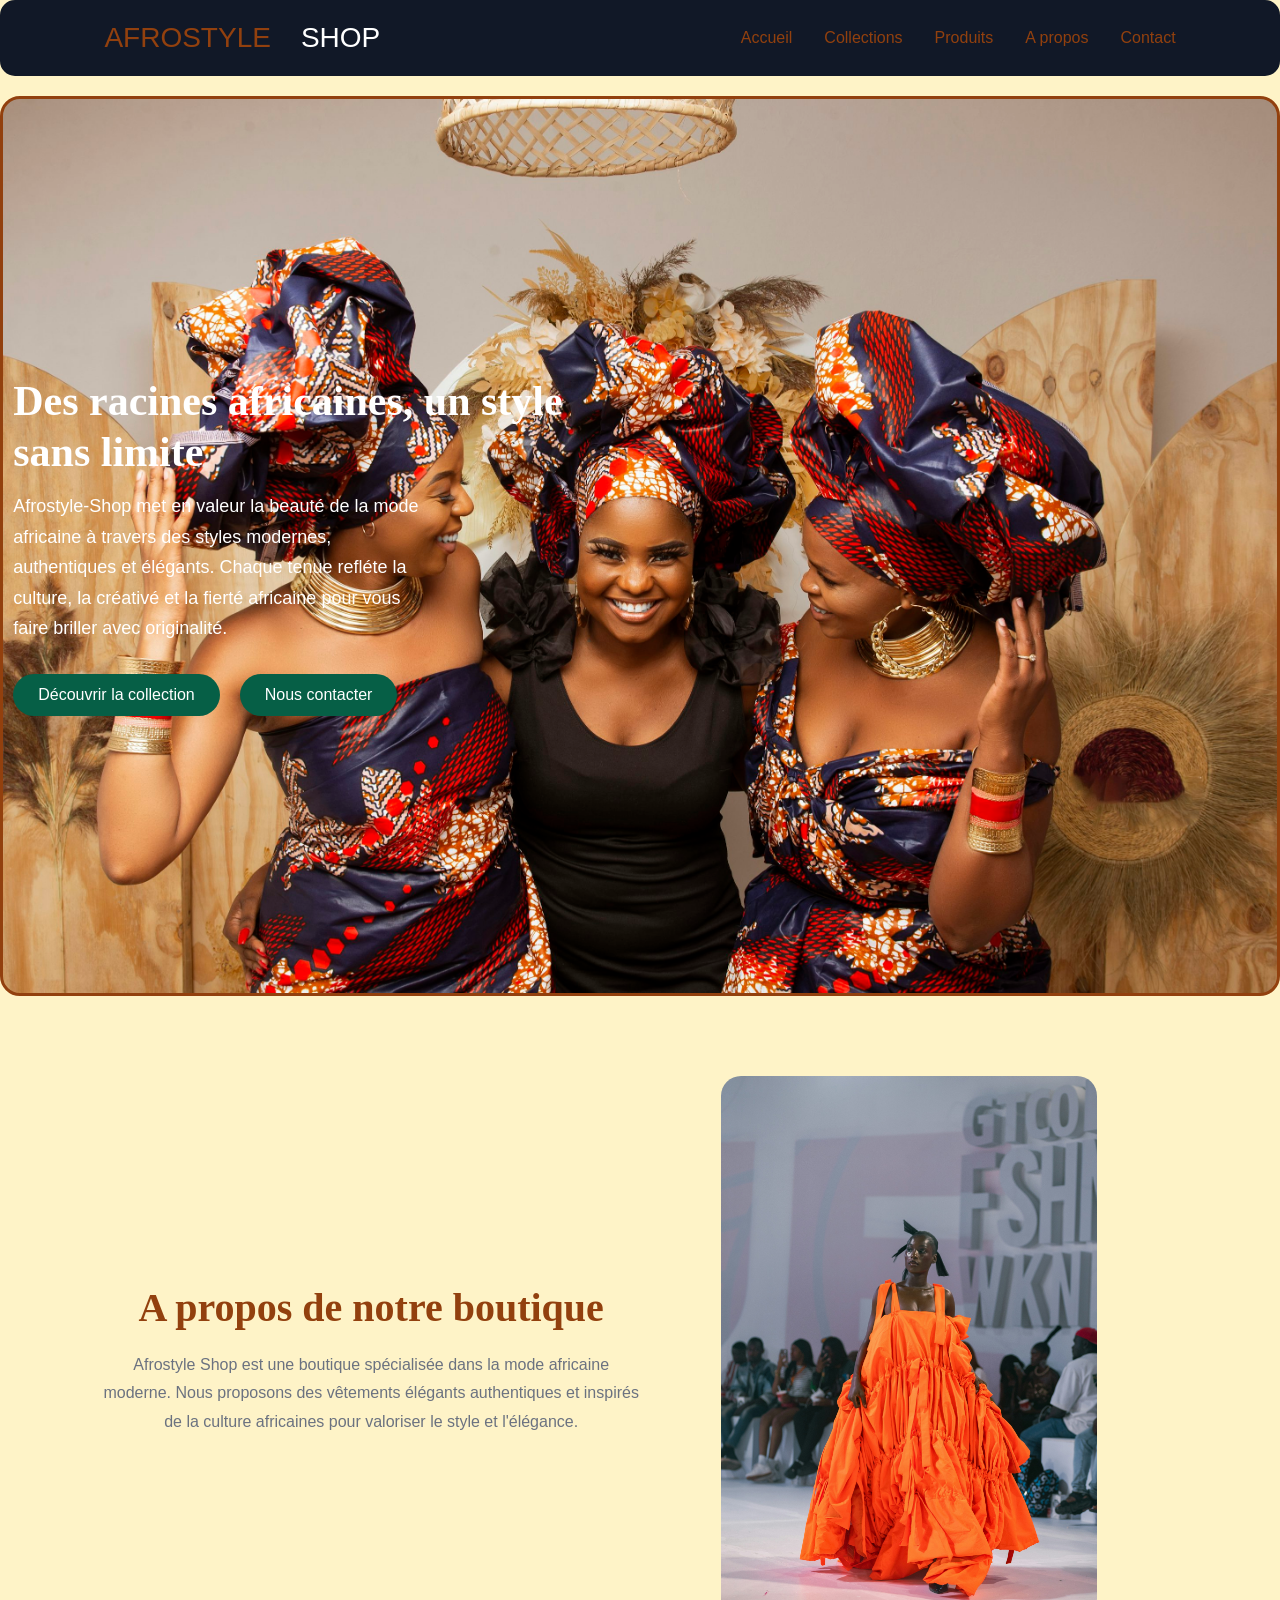
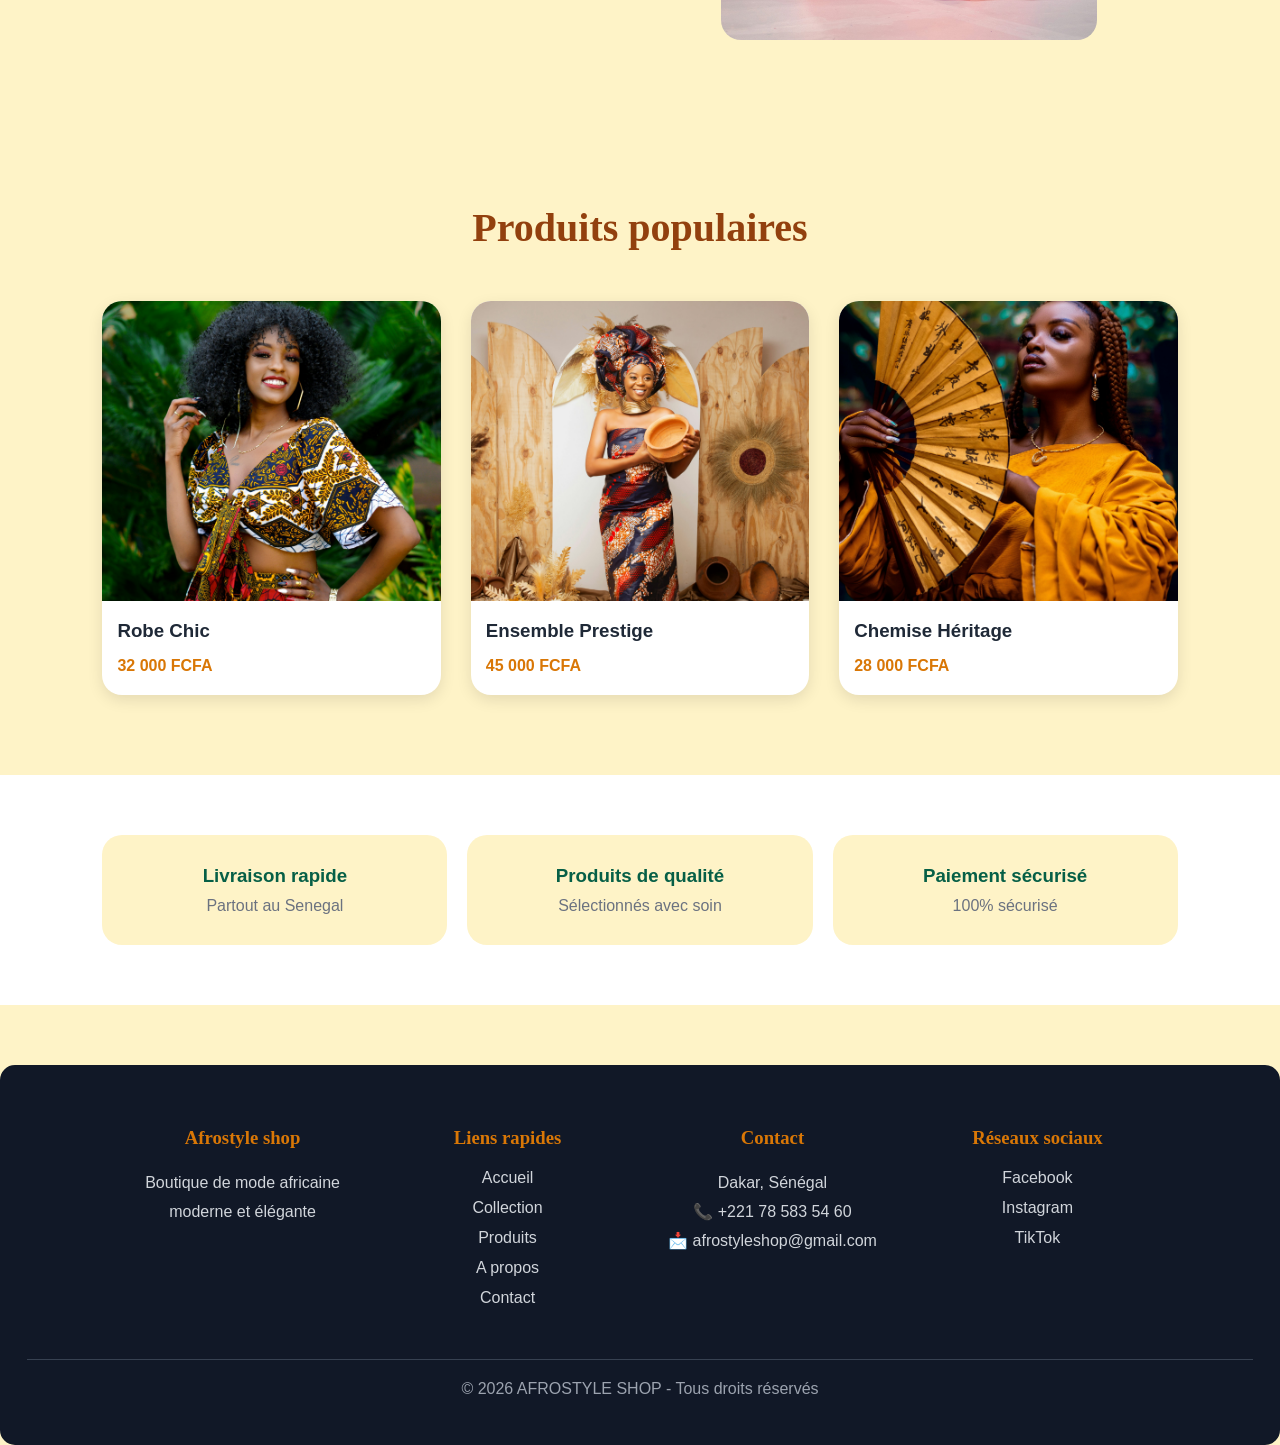
<file: index.html>
<!DOCTYPE html>
<html lang="en">
<head>
    <meta charset="UTF-8">
    <meta name="viewport" content="width=device-width, initial-scale=1.0">
    <title>AFROSTYLE SHOP</title>
    <link rel="stylesheet" href="style.css">
</head>
<body>
    <!-- Entête -->
     <header>
        <nav>
    <div class="logo"><span>AFROSTYLE</span>SHOP</div>

    <ul>
        <li><a href="index.html">Accueil</a></li>
        <li><a href="collections.html">Collections</a></li>
        <li><a href="produits.html">Produits</a></li>
        <li><a href="about.html">A propos</a></li>
        <li><a href="contact.html">Contact</a></li>
    </ul>
</nav>
     </header>


     <!-- section 1 -->
      <section class="hero">
        <div class="hero-text">
        <h1>Des racines africaines, un style sans limite</h1>
        <p>
            Afrostyle-Shop met en valeur la beauté de la mode africaine à travers des styles modernes, authentiques et élégants. Chaque tenue refléte la culture, la créativé et la fierté africaine pour vous faire briller avec originalité.
        </p>

        <div class="boutons">
            <a href="#" class="btn">Découvrir la collection</a>
            <a href="#" class="btn btn2">Nous contacter</a>
            
           
        </div>
        
     </div>
    </section>

      <!-- présentation -->
      <section class="présentation">
        <div class="présentation-text">
            <h2>A propos de notre boutique</h2>
            <p>
                Afrostyle Shop est une boutique spécialisée dans la mode africaine moderne. Nous proposons des vêtements élégants authentiques et inspirés de la culture africaines pour valoriser le style et l'élégance.
            </p>
        </div>

        <div class="présentation-image">
            <img src="images/photo pesentation.jpg" alt="">

        </div>

     </section>
        

     <!-- Produits -->
      <section class="produits">
        <h2>Produits populaires</h2>
        <div class="produits-contener">
            <div class="carte">
                <img src="images/robe chic.jpg" alt="">
                <h3>Robe Chic</h3>
                <p>32 000 FCFA</p>

            </div>

            <div class="carte">
                <img src="images/ensemble prestige.jpg" alt="">
                <h3>Ensemble Prestige</h3>
                <p>45 000 FCFA</p>

            </div>

            <div class="carte">
                <img src="images/chemise héritage.jpg" alt="">
                <h3>Chemise Héritage</h3>
                <p>28 000 FCFA</p>

            </div>

        </div>
    </section>

      <!-- Avantage -->
      <section class="avantages">
        <div class="box">
            <h3>Livraison rapide</h3>
            <p>Partout au Senegal</p>
        </div>

        <div class="box">
            <h3>Produits de qualité</h3>
            <p>Sélectionnés avec soin</p>
        </div>

        <div class="box">
            <h3>Paiement sécurisé</h3>
            <p>100% sécurisé</p>
        </div>

      </section>

      <!-- pied de page -->
       <footer class="footer">
        <div class="footer-contener">
            <div class="footer-box">
                <h3>Afrostyle shop</h3>
                <p>
                    Boutique de mode africaine moderne et élégante
                </p>
             </div>

             <div class="footer-box">
                <h3>Liens rapides</h3>
                <a href="index.html">Accueil</a>
                <a href="collections.html">Collection</a>
                <a href="produits.html">Produits</a>
                <a href="about.html">A propos</a>
                <a href="contact.html">Contact</a>
             </div>

             <div class="footer-box">
                <h3>Contact</h3>
                <p>Dakar, Sénégal</p>
                <p>📞 +221 78 583 54 60</p>
                <P>📩 afrostyleshop@gmail.com</P>
            </div>

            <div class="footer-box">
                <h3>Réseaux sociaux</h3>
                <a href="#">Facebook</a>
                <a href="#">Instagram</a>
                <a href="#">TikTok</a>
            </div>
        </div>
        <div class="copyright">
            <p>
                © 2026 AFROSTYLE SHOP - Tous droits réservés
            </p>

        </div>
       
       </footer>

</body>
</html>
</file>
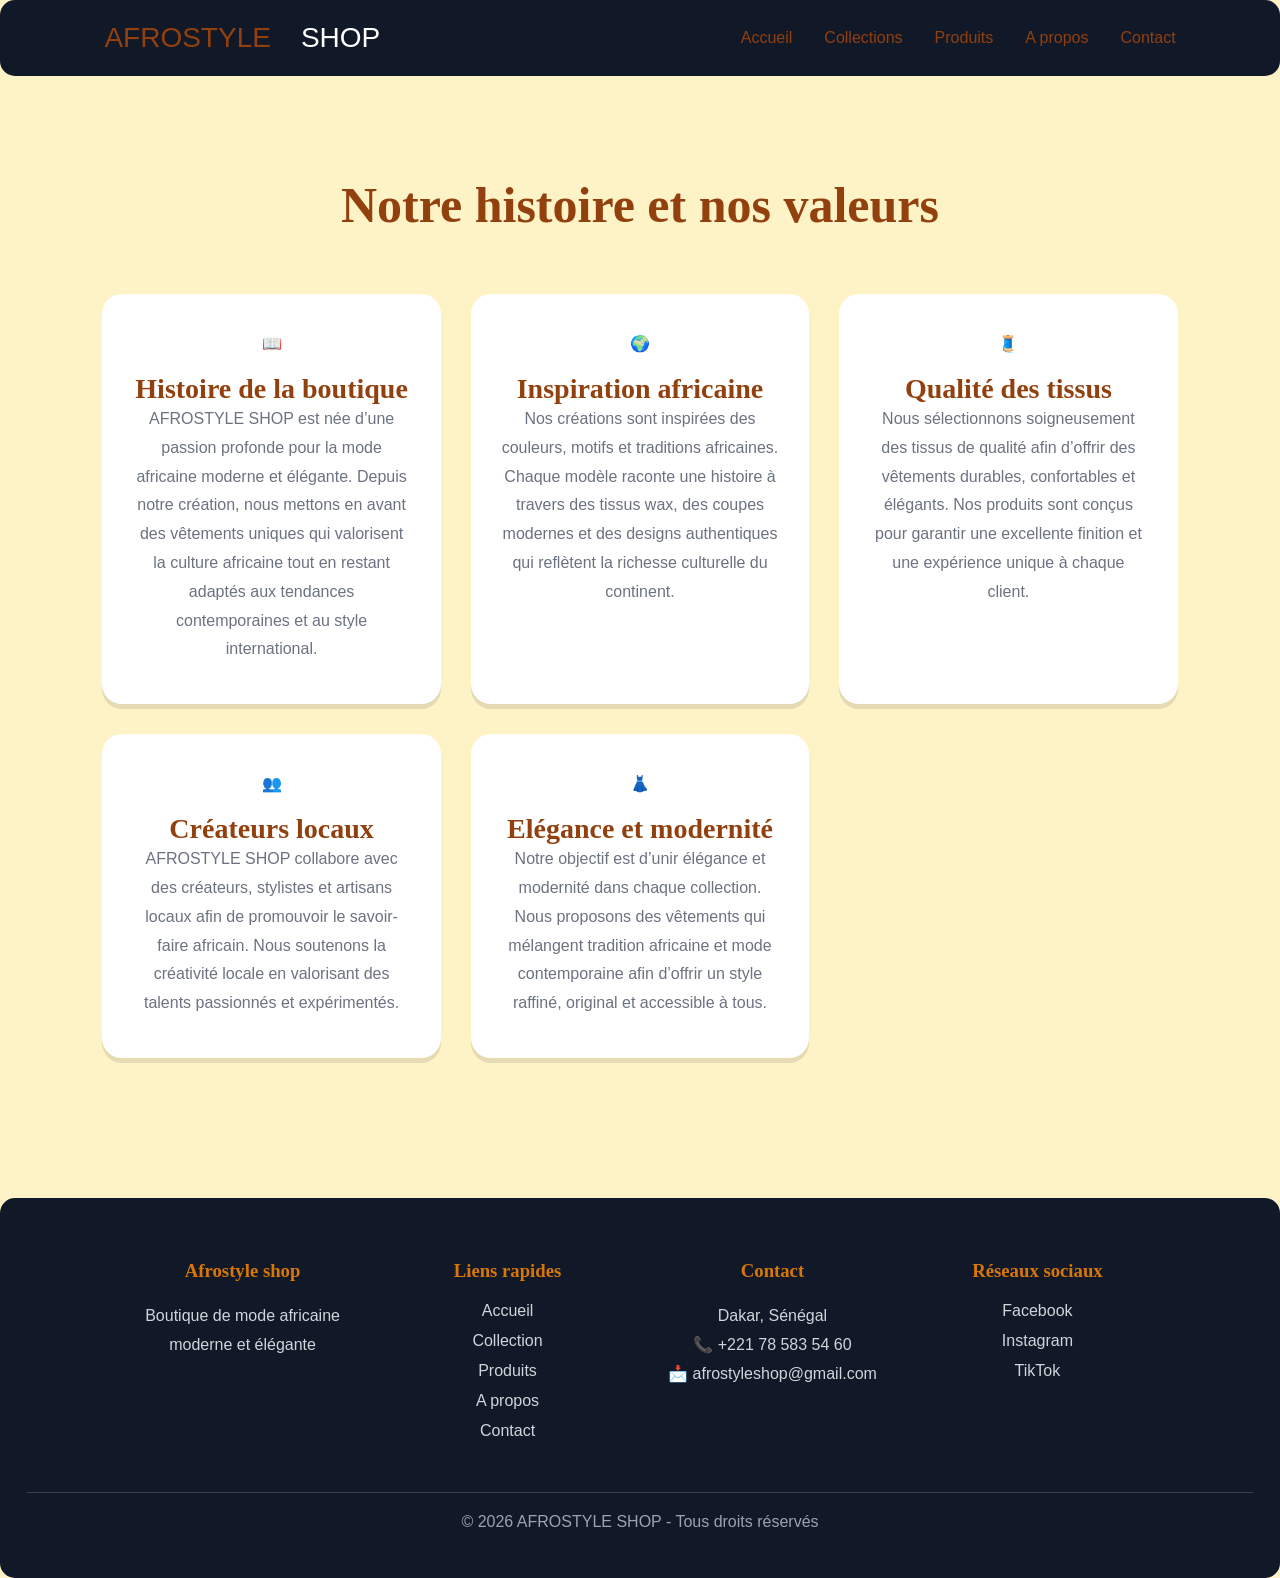
<file: about.html>
<!DOCTYPE html>
<html lang="en">
<head>
    <meta charset="UTF-8">
    <meta name="viewport" content="width=device-width, initial-scale=1.0">
    <title>Document</title>
    <link rel="stylesheet" href="style.css">
</head>
<body>
     <!-- Entête -->
     <header>
        <nav>
    <div class="logo"><span>AFROSTYLE</span>SHOP</div>

    <ul>
        <li><a href="index.html">Accueil</a></li>
        <li><a href="collections.html">Collections</a></li>
        <li><a href="produits.html">Produits</a></li>
        <li><a href="about.html">A propos</a></li>
        <li><a href="contact.html">Contact</a></li>
    </ul>
</nav>
     </header>

     <!-- A propos -->
      <section class="propos">
        <h2>Notre histoire et nos valeurs</h2>
        <div class="propos-contener">

            <!-- carte1 -->
             <div class="cart">
                <div class="icone">📖</div>
                <h3>Histoire de la boutique </h3>
                <p>
                    AFROSTYLE SHOP est née d’une passion profonde
                    pour la mode africaine moderne et élégante.
                     Depuis notre création, nous mettons en avant
                     des vêtements uniques qui valorisent la culture
                     africaine tout en restant adaptés aux tendances
                    contemporaines et au style international.
                </p>
            </div>

            <!-- carte2 -->
             <div class="cart">
                <div class="icone">🌍</div>
                <h3>Inspiration africaine </h3>
                <p>
                    Nos créations sont inspirées des couleurs,
                    motifs et traditions africaines. Chaque modèle
                    raconte une histoire à travers des tissus wax,
                    des coupes modernes et des designs authentiques
                    qui reflètent la richesse culturelle du continent.
                </p>
            </div>

            <!-- carte3 -->
             <div class="cart">
                <div class="icone">🧵</div>
                <h3>Qualité des tissus</h3>
                <p>
                    Nous sélectionnons soigneusement des tissus
                    de qualité afin d’offrir des vêtements durables,
                    confortables et élégants. Nos produits sont
                    conçus pour garantir une excellente finition
                    et une expérience unique à chaque client.
                </p>
            </div>

            <!-- carte4 -->
             <div class="cart">
                <div class="icone">👥</div>
                <h3>Créateurs locaux</h3>
                <p>
                    AFROSTYLE SHOP collabore avec des créateurs,
                    stylistes et artisans locaux afin de promouvoir
                    le savoir-faire africain. Nous soutenons la
                    créativité locale en valorisant des talents
                    passionnés et expérimentés.
                </p>
            </div>

            <!-- carte5 -->
             <div class="cart">
                <div class="icone">👗</div>
                <h3>Elégance et modernité</h3>
                <p>
                    Notre objectif est d’unir élégance et modernité
                    dans chaque collection. Nous proposons des
                    vêtements qui mélangent tradition africaine
                    et mode contemporaine afin d’offrir un style
                    raffiné, original et accessible à tous.
                </p>
            </div>
        </div>
    </section>

    <!-- pied de page -->
       <footer class="footer">
        <div class="footer-contener">
            <div class="footer-box">
                <h3>Afrostyle shop</h3>
                <p>
                    Boutique de mode africaine moderne et élégante
                </p>
             </div>

             <div class="footer-box">
                <h3>Liens rapides</h3>
                <a href="index.html">Accueil</a>
                <a href="collections.html">Collection</a>
                <a href="produits.html">Produits</a>
                <a href="about.html">A propos</a>
                <a href="contact.html">Contact</a>
             </div>

             <div class="footer-box">
                <h3>Contact</h3>
                <p>Dakar, Sénégal</p>
                <p>📞 +221 78 583 54 60</p>
                <P>📩 afrostyleshop@gmail.com</P>
            </div>

            <div class="footer-box">
                <h3>Réseaux sociaux</h3>
                <a href="#">Facebook</a>
                <a href="#">Instagram</a>
                <a href="#">TikTok</a>
            </div>
        </div>
        <div class="copyright">
            <p>
                © 2026 AFROSTYLE SHOP - Tous droits réservés
            </p>

        </div>
       
       </footer>


</body>
</html>
</file>
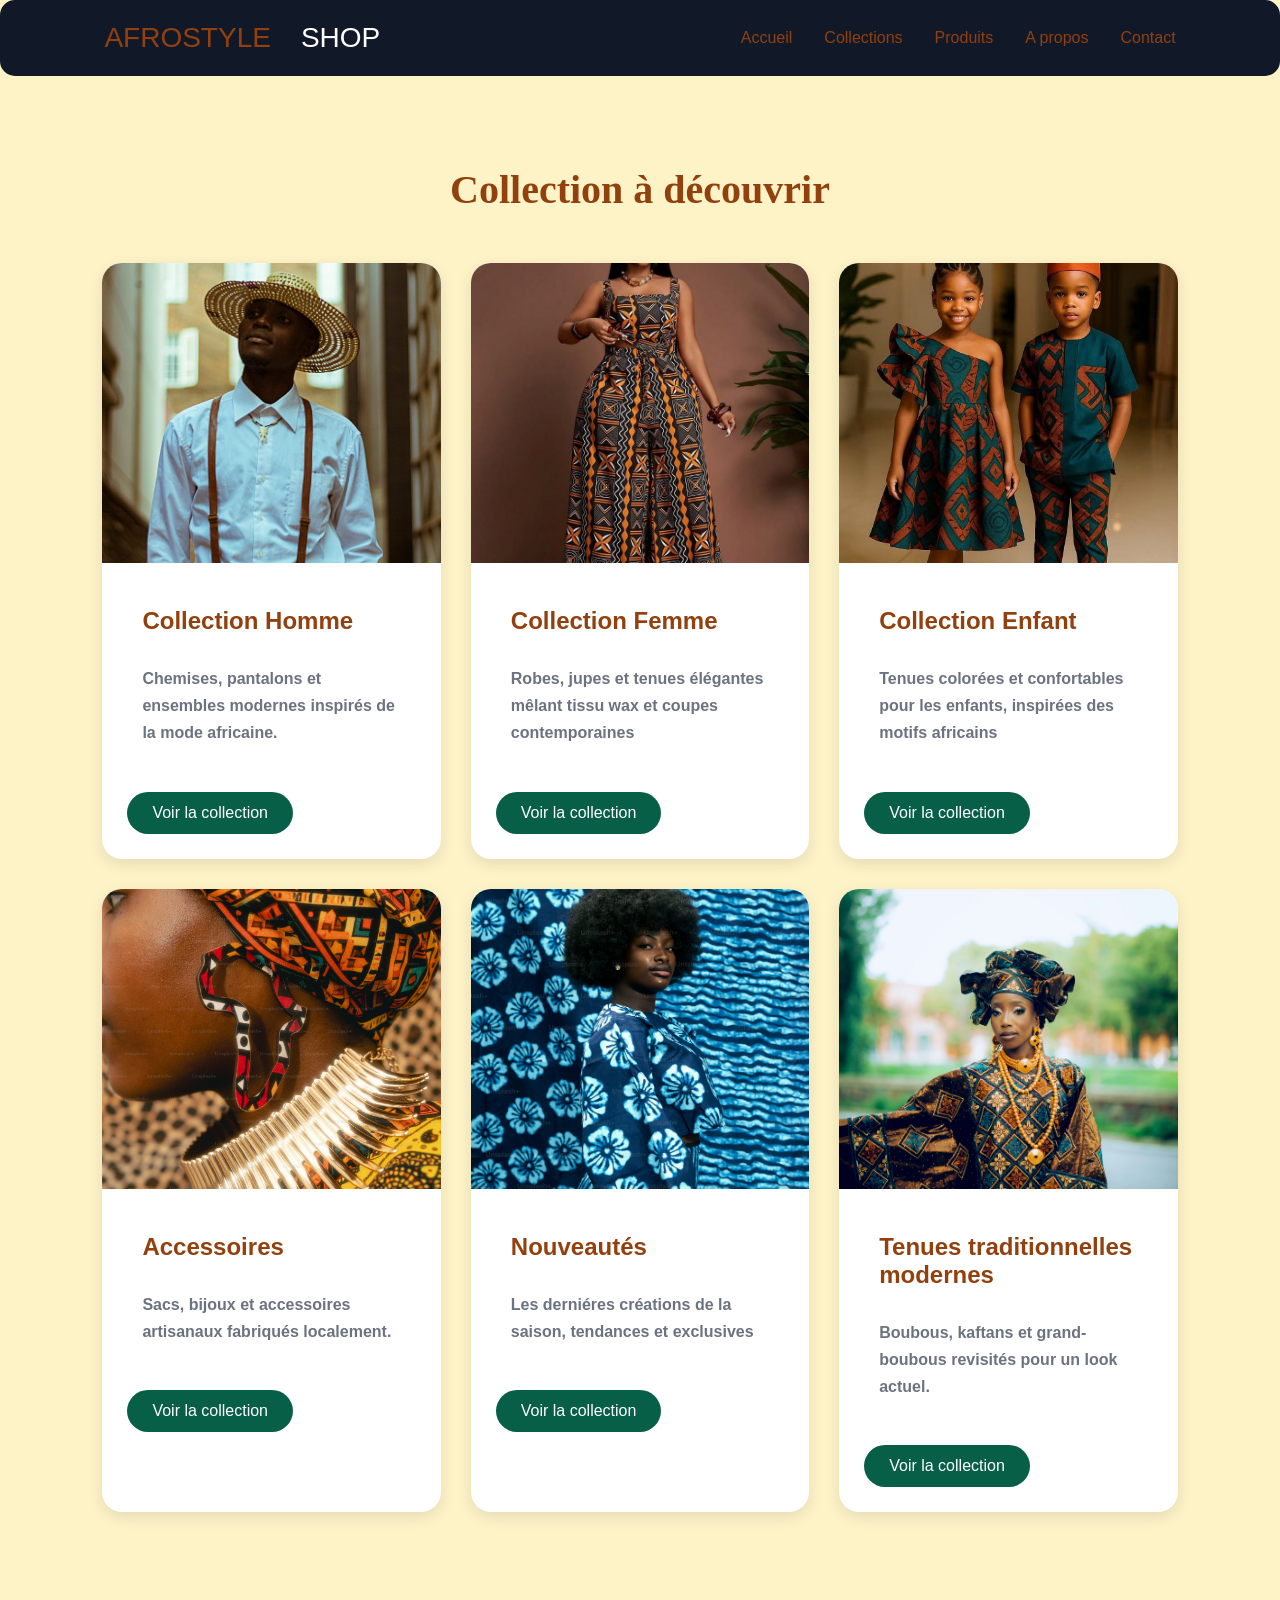
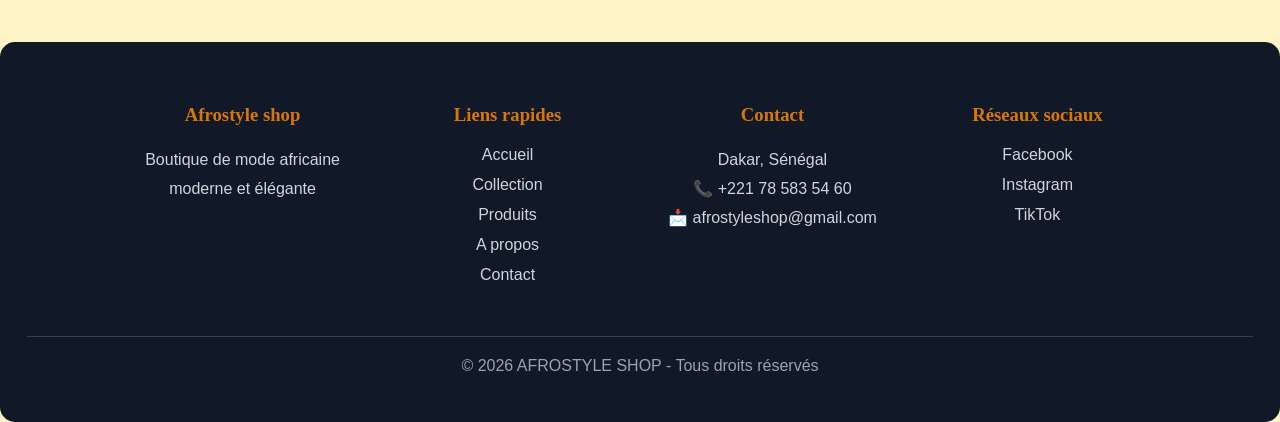
<file: collections.html>
<!DOCTYPE html>
<html lang="en">
<head>
    <meta charset="UTF-8">
    <meta name="viewport" content="width=device-width, initial-scale=1.0">
    <title>Document</title>
    <link rel="stylesheet" href="style.css">
</head>
<body>
    <!-- Entête -->
     <header>
        <nav>
    <div class="logo"><span>AFROSTYLE</span>SHOP</div>

    <ul>
        <li><a href="index.html">Accueil</a></li>
        <li><a href="collections.html">Collections</a></li>
        <li><a href="produits.html">Produits</a></li>
        <li><a href="about.html">A propos</a></li>
        <li><a href="contact.html">Contact</a></li>
    </ul>
</nav>
     </header>

     


     <!-- Collection -->
      <section class="collections">
        <h2>Collection à découvrir</h2>
        <div class="collection-contener">

            <!-- Carte 1 -->
             <div class="carte">
                <img src="images/collection homme.jpg" alt="">
                <div class="carte-contener">
                    <h3>Collection Homme</h3>
                    <p>
                        Chemises, pantalons et ensembles modernes inspirés de la mode africaine.
                    </p>
                    <a href="#" class="btn">Voir la collection</a>
                 </div>
                </div>

                <!-- carte 2 -->
             <div class="carte">
                <img src="images/collection femme.jpg" alt="">
                <div class="carte-contener">
                    <h3>Collection Femme</h3>
                    <p>
                        Robes, jupes et tenues élégantes mêlant tissu wax et coupes contemporaines
                    </p>
                    <a href="#" class="btn">Voir la collection</a>
                </div>
            </div>

            <!-- carte 3 -->
             <div class="carte">
                <img src="images/collection enfant.jpg" alt="">
                <div class="carte-contener">
                    <h3>Collection Enfant</h3>
                    <p>
                        Tenues colorées et confortables pour les enfants, inspirées des motifs africains
                    </p>
                    <a href="#" class="btn">Voir la collection</a>
                 </div>
                </div>

                <!-- carte 4 -->
                 <div class="carte">
                    <img src="images/accessoire.jpg" alt="">
                    <div class="carte-contener">
                        <h3>Accessoires</h3>
                        <p>
                            Sacs, bijoux et accessoires artisanaux fabriqués localement.
                        </p>
                        <a href="#" class="btn">Voir la collection</a>
                    </div>
                </div>

                <!-- carte 5 -->
                 <div class="carte">
                    <img src="images/nouveauté.jpg" alt="">
                    <div class="carte-contener">
                        <h3>Nouveautés</h3>
                        <p>
                            Les derniéres créations de la saison, tendances et exclusives
                        </p>
                        <a href="#" class="btn">Voir la collection</a>
                    </div>
                </div>

                <!-- carte 6 -->
                 <div class="carte">
                    <img src="images/tenue moderne.jpg" alt="">
                    <div class="carte-contener">
                        <h3>Tenues traditionnelles modernes</h3>
                        <p>
                            Boubous, kaftans et grand-boubous revisités pour un look actuel.
                        </p>
                        <a href="#" class="btn">Voir la collection</a>
                    </div>
                </div>
            </div>
        </section>

        <!-- pied de page -->
       <footer class="footer">
        <div class="footer-contener">
            <div class="footer-box">
                <h3>Afrostyle shop</h3>
                <p>
                    Boutique de mode africaine moderne et élégante
                </p>
             </div>

             <div class="footer-box">
                <h3>Liens rapides</h3>
                <a href="index.html">Accueil</a>
                <a href="collections.html">Collection</a>
                <a href="produits.html">Produits</a>
                <a href="about.html">A propos</a>
                <a href="contact.html">Contact</a>
             </div>

             <div class="footer-box">
                <h3>Contact</h3>
                <p>Dakar, Sénégal</p>
                <p>📞 +221 78 583 54 60</p>
                <P>📩 afrostyleshop@gmail.com</P>
            </div>

            <div class="footer-box">
                <h3>Réseaux sociaux</h3>
                <a href="#">Facebook</a>
                <a href="#">Instagram</a>
                <a href="#">TikTok</a>
            </div>
        </div>
        <div class="copyright">
            <p>
                © 2026 AFROSTYLE SHOP - Tous droits réservés
            </p>

        </div>
       
       </footer>

</body>
</html>
</file>
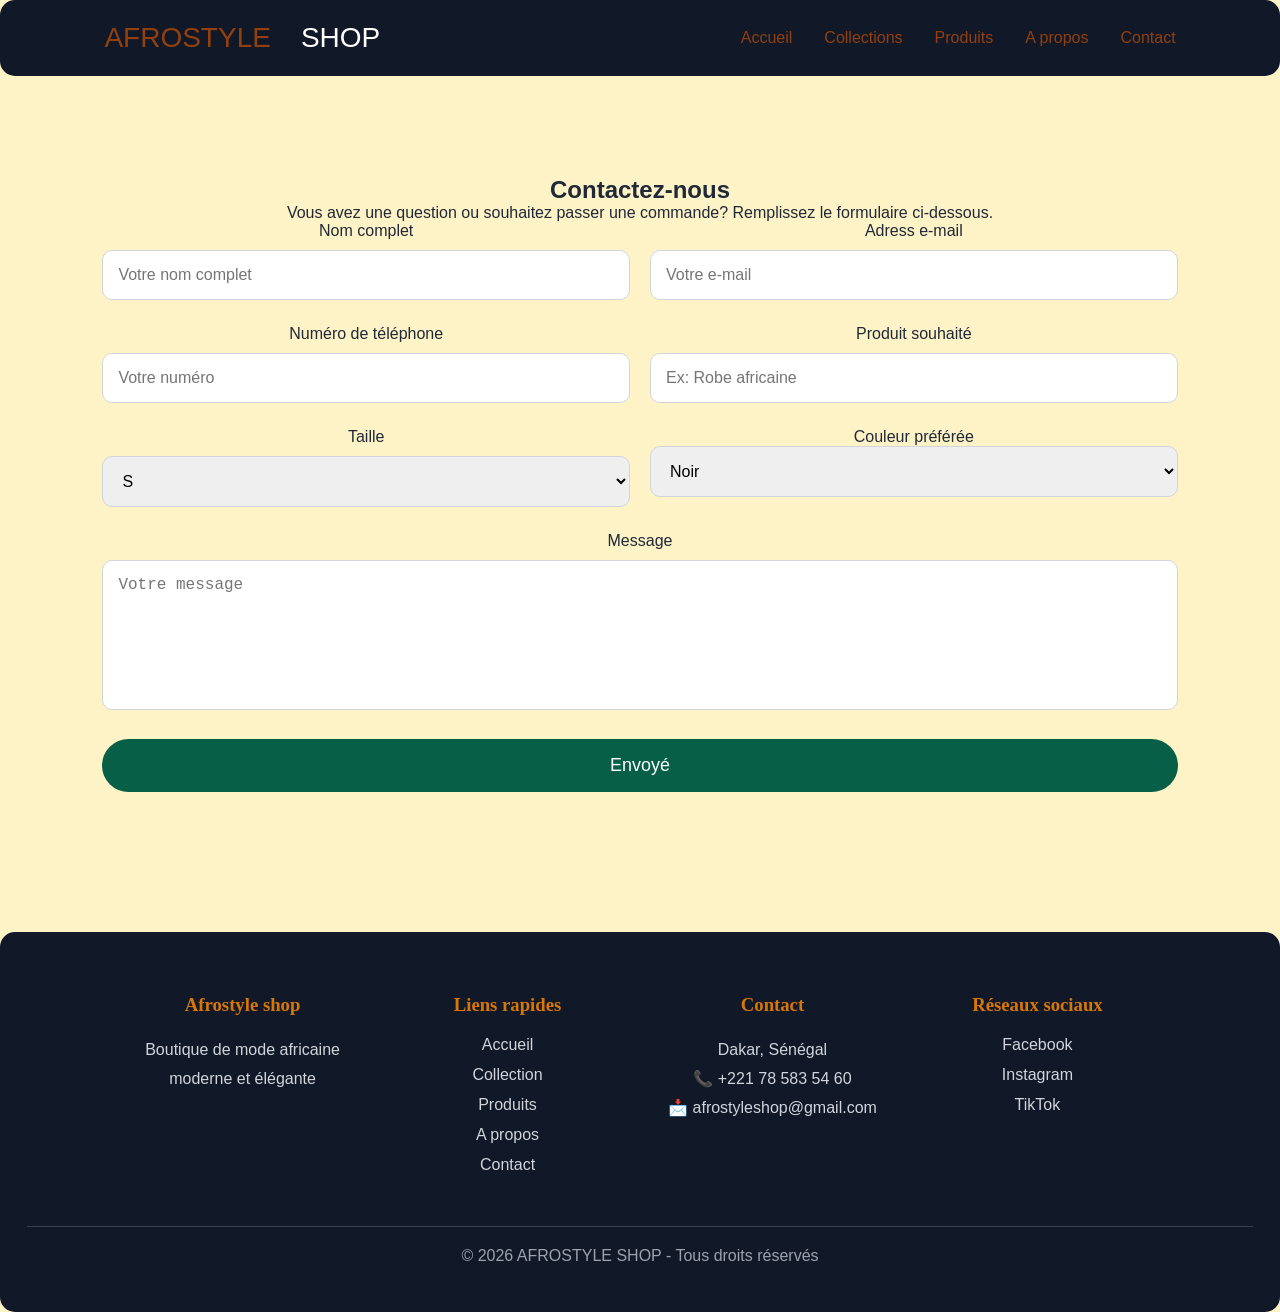
<file: contact.html>
<!DOCTYPE html>
<html lang="en">
<head>
    <meta charset="UTF-8">
    <meta name="viewport" content="width=device-width, initial-scale=1.0">
    <title>Document</title>
    <link rel="stylesheet" href="style.css">
</head>
<body>
    <!-- Entête -->
     <header>
        <nav>
    <div class="logo"><span>AFROSTYLE</span>SHOP</div>

    <ul>
        <li><a href="index.html">Accueil</a></li>
        <li><a href="collections.html">Collections</a></li>
        <li><a href="produits.html">Produits</a></li>
        <li><a href="about.html">A propos</a></li>
        <li><a href="contact.html">Contact</a></li>
    </ul>
</nav>
     </header>

     <!-- Contact -->
      <section class="contact">
        <div contact-forme>

            <h1>Contactez-nous</h1>
        <p>
            Vous avez une question ou souhaitez passer une commande? Remplissez le formulaire ci-dessous.
        </p>
        
        
        <form>
            <div class="input-box">
                <div>
                    <label>Nom complet</label>
                    <input type="text" placeholder="Votre nom complet">
                </div>
                
            <div>
                <label>Adress e-mail</label>
                <input type="email" placeholder="Votre e-mail">
            </div>
        </div>

        <div class="input-box">
            <div>
                <label>Numéro de téléphone</label>
                <input type="text" placeholder="Votre numéro">
            </div>

            <div>
                <label>Produit souhaité</label>
                <input type="text" placeholder="Ex: Robe africaine">
            </div>
        </div>

        <div class="input-box">
            <div>
                <label>Taille</label>
                <select>
                    <option>S</option>
                    <option>M</option>
                    <option>L</option>
                    <option>XL</option>
                </select>
            </div>

            <div>
                <labe>Couleur préférée</labe>
                <select>
                    <option>Noir</option>
                    <option>Rouge</option>
                    <option>Vert</option>
                    <option>Bleu</option>
                </select>
            </div>
         </div>

         <label>Message</label>
         <textarea placeholder="Votre message"></textarea>
         <button type="submit">
            Envoyé

         </button>
         </form>
        </div>
    </section>

    <!-- pied de page -->
       <footer class="footer">
        <div class="footer-contener">
            <div class="footer-box">
                <h3>Afrostyle shop</h3>
                <p>
                    Boutique de mode africaine moderne et élégante
                </p>
             </div>

             <div class="footer-box">
                <h3>Liens rapides</h3>
                <a href="index.html">Accueil</a>
                <a href="collections.html">Collection</a>
                <a href="produits.html">Produits</a>
                <a href="about.html">A propos</a>
                <a href="contact.html">Contact</a>
             </div>

             <div class="footer-box">
                <h3>Contact</h3>
                <p>Dakar, Sénégal</p>
                <p>📞 +221 78 583 54 60</p>
                <P>📩 afrostyleshop@gmail.com</P>
            </div>

            <div class="footer-box">
                <h3>Réseaux sociaux</h3>
                <a href="#">Facebook</a>
                <a href="#">Instagram</a>
                <a href="#">TikTok</a>
            </div>
        </div>
        <div class="copyright">
            <p>
                © 2026 AFROSTYLE SHOP - Tous droits réservés
            </p>

        </div>
       
       </footer>

     
</body>
</html>
</file>
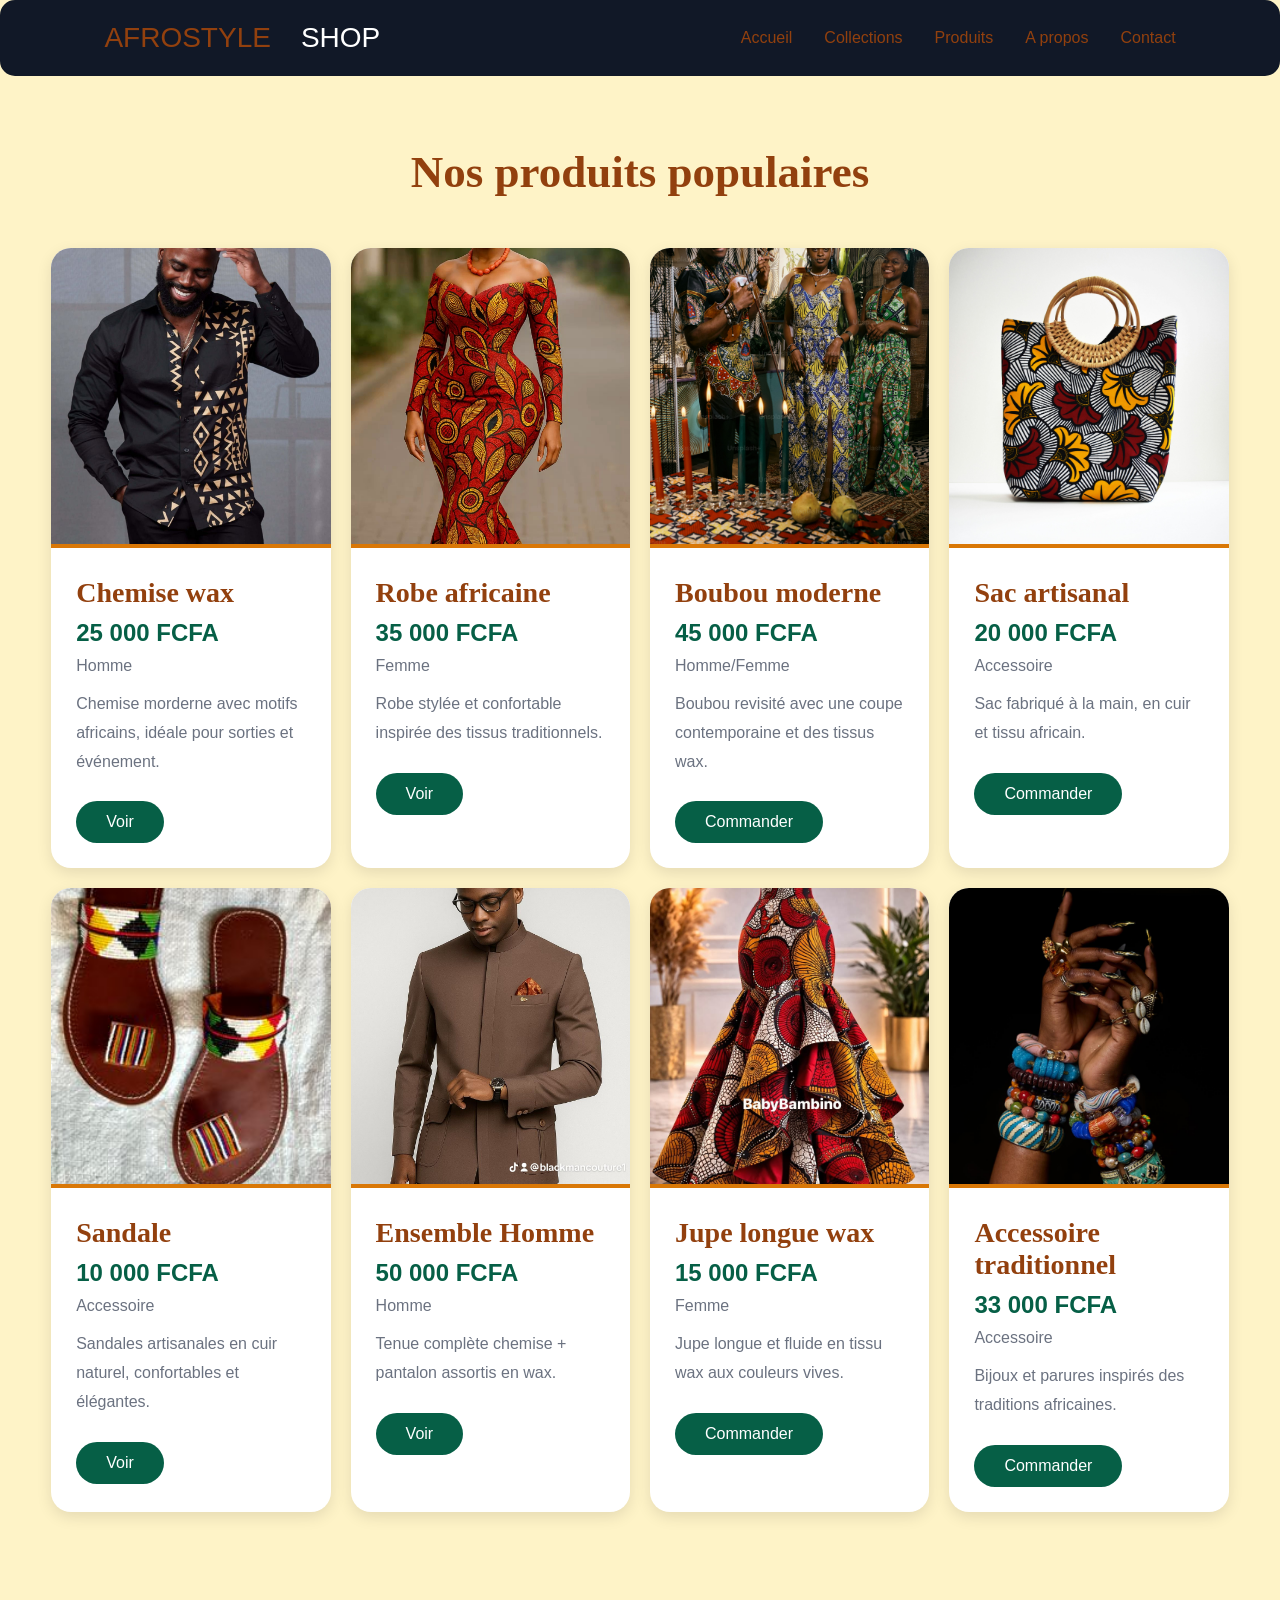
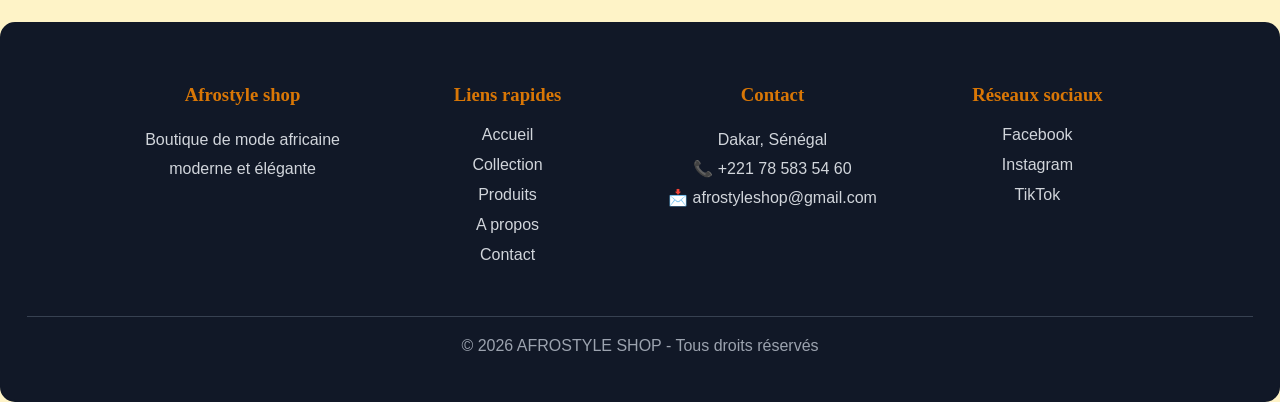
<file: produits.html>
<!DOCTYPE html>
<html lang="en">
<head>
    <meta charset="UTF-8">
    <meta name="viewport" content="width=device-width, initial-scale=1.0">
    <title>Document</title>
    <link rel="stylesheet" href="style.css">
</head>
<body>
     <!-- Entête -->
     <header>
        <nav>
    <div class="logo"><span>AFROSTYLE</span>SHOP</div>

    <ul>
        <li><a href="index.html">Accueil</a></li>
        <li><a href="collections.html">Collections</a></li>
        <li><a href="produits.html">Produits</a></li>
        <li><a href="about.html">A propos</a></li>
        <li><a href="contact.html">Contact</a></li>
    </ul>
</nav>
     </header>

     <!--produits populaire  -->
     <section class="produit">
        <h2>Nos produits populaires</h2>
        <div class="produit-contener">

            <!-- cartes 1 -->
             <div class="cartes">
                <img src="images/chem wax.jpg" alt="">
                <div class="cartes-contener">
                    <h3>Chemise wax</h3>
                    <h4>25 000 FCFA</h4>
                    <span>Homme</span>
                    <p>Chemise morderne avec motifs africains, idéale pour sorties et événement.

                    </p>
                    <a href="#" class="btns">Voir</a>
                </div>
            </div>

            <!-- cartes 2 -->
             <div class="cartes">
                <img src="images/robe africane.jpg" alt="">
                <div class="cartes-contener">
                    <h3>Robe africaine</h3>
                    <h4>35 000 FCFA</h4>
                    <span>Femme</span>
                    <p>
                        Robe stylée et confortable inspirée des tissus traditionnels.
                    </p>
                    <a href="#" class="btns">Voir</a>
                </div>
            </div>

            <!-- cartes 3 -->
             <div class="cartes">
                <img src="images/boubou moderne.jpg" alt="">
                <div class="cartes-contener">
                    <h3>Boubou moderne</h3>
                    <h4>45 000 FCFA</h4>
                    <span>Homme/Femme</span>
                    <p>
                        Boubou revisité avec une coupe contemporaine et des tissus wax.
                    </p>
                    <a href="#" class="btns">Commander</a>
                </div>
            </div>

            <!-- cartes 4 -->
             <div class="cartes">
                <img src="images/sac artisanal.jpg" alt="">
                <div class="cartes-contener">
                    <h3>Sac artisanal</h3>
                    <h4>20 000 FCFA</h4>
                    <span>Accessoire</span>
                    <p>
                        Sac fabriqué à la main, en cuir et tissu africain.
                    </p>
                    <a href="#" class="btns">Commander</a>
                </div>
            </div>

            <!-- cartes 5 -->
             <div class="cartes">
                <img src="images/sandale.jpg" alt="">
                <div class="cartes-contener">
                    <h3>Sandale</h3>
                    <h4>10 000 FCFA</h4>
                    <span>Accessoire</span>
                    <p>
                        Sandales artisanales en cuir naturel, confortables et élégantes.
                    </p>
                    <a href="#" class="btns">Voir</a>
                </div>
            </div>

            <!-- cartes 6 -->
             <div class="cartes">
                <img src="images/ensemble homme.jpg" alt="">
                <div class="cartes-contener">
                    <h3>Ensemble Homme</h3>
                    <h4>50 000 FCFA</h4>
                    <span>Homme</span>
                    <p>
                        Tenue complète chemise + pantalon assortis en wax.
                    </p>
                    <a href="#" class="btns">Voir</a>
                </div>
            </div>

            <!-- cartes 7 -->
             <div class="cartes">
                <img src="images/jupe wax.jpg" alt="">
                <div class="cartes-contener">
                    <h3>Jupe longue wax</h3>
                    <h4>15 000 FCFA</h4>
                    <span>Femme</span>
                    <p>
                        Jupe longue et fluide en tissu wax aux couleurs vives.
                    </p>
                    <a href="#" class="btns">Commander</a>
                </div>
            </div>

            <!-- cartes 8-->
             <div class="cartes">
                <img src="images/accessoire traditionnel.jpg" alt="">
                <div class="cartes-contener">
                    <h3>Accessoire traditionnel</h3>
                    <h4>33 000 FCFA</h4>
                    <span>Accessoire</span>
                    <p>
                        Bijoux et parures inspirés des traditions africaines.
                    </p>
                    <a href="#" class="btns">Commander</a>
                </div>
            </div>
            


        </div>

     </section>

     <!-- pied de page -->
       <footer class="footer">
        <div class="footer-contener">
            <div class="footer-box">
                <h3>Afrostyle shop</h3>
                <p>
                    Boutique de mode africaine moderne et élégante
                </p>
             </div>

             <div class="footer-box">
                <h3>Liens rapides</h3>
                <a href="index.html">Accueil</a>
                <a href="collections.html">Collection</a>
                <a href="produits.html">Produits</a>
                <a href="about.html">A propos</a>
                <a href="contact.html">Contact</a>
             </div>

             <div class="footer-box">
                <h3>Contact</h3>
                <p>Dakar, Sénégal</p>
                <p>📞 +221 78 583 54 60</p>
                <P>📩 afrostyleshop@gmail.com</P>
            </div>

            <div class="footer-box">
                <h3>Réseaux sociaux</h3>
                <a href="#">Facebook</a>
                <a href="#">Instagram</a>
                <a href="#">TikTok</a>
            </div>
        </div>
        <div class="copyright">
            <p>
                © 2026 AFROSTYLE SHOP - Tous droits réservés
            </p>

        </div>
       
       </footer>
</body>
</html>
</file>
<file: style.css>
*{
    margin: 0;
    padding: 0;
    box-sizing: border-box;
}

/* Entête */
body{
    font-family: 'poppins', sans-serif;
    background: #FEF3C7;
    color: #1F2937;
    
    

}
nav{
    background: #111827;
    display: flex;
    justify-content: space-between;
    align-items: center;
    padding: 20px 8%;
    border: 2px solid #111827;
    border-radius: 15px;
    margin-bottom: 20px;
    position: sticky;
    top: 0;
    z-index: 100;
}

.logo {
display: flex;
justify-content: center;
gap: 30px;
margin-right: 50px;
color:white;
font-size: 28px;
list-style-type: none;

}

.logo span{
    color: #92400E;
}
nav ul{
    list-style: none;
    display: flex;
    gap: 32px;
}

nav ul a{
    color:#92400E;
    text-decoration: none;
    font-weight: 14px;
    letter-spacing: 0,5px;
    transition: color 0,2s;
}

/* Banbiére */

.hero {
    min-height: 100vh;
    border: 3px solid #92400E;
    border-radius: 20px;
    margin-top: 20px;
    background: #FEF3C7 url(images/hero-fashion.png.jpg) center/cover;
    height: 90vh;
    background-size: cover;
    background-position: center;
    display: flex;
    align-items: center;
    padding: 0.8%;

}
   .hero-text {
    max-width: 600PX;
    color: white;
    z-index: 2;
    

    
   }

   .hero h1{
    font-family: 'playfair display', serif;
    font-size: 42px;
    margin-bottom: 20px;
    font-weight: 700;
    margin-bottom: 14px;
    line-height: 1.2;
    

    
   }

   .hero p{
    font-size: 18px;
    line-height: 1.8;
    font-weight: 300;
    max-width: 420px;
    line-height: 1.7;
    margin-bottom: 30PX;
    color: white;


    
   }
/* bouton */
   
   .boutons{
    display: flex;
    gap: 20PX;
   }
   .btn{
    background: #92400E;
    color: white;
    padding: 15px 30px;
    text-decoration: none;
    border-radius: 50px;
    transition: 0.3s;
    font-weight: 500;
   }
   .btn2{
    background: #065F46;
    color: white;
    border: none;
   }

   
   .btn2:hover  {
    background: #92400E;
    border: 2px solid white;
   }

   /* Présentation */
   .présentation{
    padding: 80px 8%;
    text-align: center;
    display: grid;
    grid-template-columns: repeat(auto-fit,minmax(300px,1fr));
    align-items: center;
   }

   .présentation h2{
    font-size: 40px;
    margin-bottom: 20px;
    color: #92400E;
    font-family: 'playfair display', serif;
   }

   .présentation p{
    line-height: 1.8;
    color: #6B7280;
    }

   .présentation img{
    width: 70%;
    border-radius: 20px;
   }
   
/* produits */
.produits{
    padding: 80px 8%;
}

.produits h2{
    text-align: center;
    margin-bottom: 50px;
    font-size: 40px;
    font-family: 'playfair display', serif;
    color: #92400E;
}

.produits-contener{
    display: grid;
    grid-template-columns: repeat(auto-fit,minmax(250px,1fr));
    gap: 30px;
}

.carte{
    background: #FFFFFF;
    border-radius: 20px;
    overflow: hidden;
    transition: 0.3s;
    box-shadow: 0 5px rgb(0, 0, 0, 0.1);
    }

    .carte:hover{
        transform: translateY(-10px);
    }

    .carte img{

        width: 100%;
        height: 320px;
        object-fit: cover;
    }
   
    .carte h3{
        padding: 15px;
        color: #1F2937;
    }

    .carte p{
        padding: 0 15px 20px;
        color: #d97706;
        font-weight: bold;
    }

    /* Avantages */
    .avantages{
        background: white;
        padding: 60px 8%;
        display: grid;
        grid-template-columns: repeat(auto-fit,minmax(250px,1fr));
        gap: 20px;
    }

    .box{
        background: #FEF3C7;
        padding: 30px;
        text-align: center;
        border-radius: 20px;
    }

    .box h3{
        margin-bottom: 10px;
        color: #065F46;
    }

    .box p{
        color: #6B7280;
    }

    /* Pied de page */
    footer{
        background: #111827;
        color: white;
        text-align: center;
        padding: 25px;
        border: 2px solid #111827;
        border-radius: 15px;
        margin-top: 60px;
    }

    /* Responsive */
    @media(max-width:768px){
        header{
            flex-direction: column;
            gap: 15px;
        }

        nav{
            display: flex;
            flex-wrap: wrap;
            justify-content: center;
        }

        .hero h1{
            font-size: 40px;
        }

        .boutons{
            flex-direction: column;
        }
        .footer-contener{
            grid-template-columns: 1fr;
            text-align: center;
        }
        .footer-box{
            margin-bottom: 30px;
        }
        .footer{
            padding: 50px 20px;
        }
    }

    

    /* Entête collection */
body{
    font-family: 'poppins', sans-serif;
    background: #FEF3C7;
    color: #1F2937;
    
    

}
nav{
    background: #111827;
    display: flex;
    justify-content: space-between;
    align-items: center;
    padding: 20px 8%;
    border: 2px solid #111827;
    border-radius: 15px;
    margin-bottom: 20px;
    position: sticky;
    top: 0;
    z-index: 100;
}

.logo {
display: flex;
justify-content: center;
gap: 30px;
margin-right: 50px;
color:white;
font-size: 28px;
list-style-type: none;

}

.logo span{
    color: #92400E;
}
nav ul{
    list-style: none;
    display: flex;
    gap: 32px;
}

nav ul a{
    color:#92400E;
    text-decoration: none;
    font-weight: 14px;
    letter-spacing: 0,5px;
    transition: color 0,2s;
}


/* Collections */
.collections{
    padding: 70px 8%;
}

.collections h2{
    text-align: center;
    margin-bottom: 50px;
    font-size: 40px;
    color: #92400E;
    font-family: 'playfair display', serif;
}

.collection-contener{
    display: grid;
    grid-template-columns: repeat(auto-fit, minmax(300px,1fr));
    gap: 30px;
}

/* Cartes */
.carte{
    background: white;
    border-radius: 20px;
    overflow: hidden;
    box-shadow: 0 5px 15px rgb(0, 0, 0, 0.1);
    transition: 0.3s;
}

.carte:hover{
    transform: translateY(-10px);
}

.carte img{
    width: 100%;
    height: 300px;
    object-fit: cover;
    border-bottom: 15px;
}

.carte-contener{
    padding: 25px;
}

.carte-contener h3{
    margin-bottom: 15px;
    color: #92400E;
    font-size: 24px;
}

.carte-contener p{
    color: #6B7280;
    line-height: 1.7;
    margin-bottom: 25px;
}

/* bouton */
.btn{
    display: inline-block;
    padding: 12px 25px;
    background: #065F46;
    color: white;
    text-decoration: none;
    border-radius: 50px;
    transition: 0.3s;
}

.btn:hover{
    background: #047857;
}

/* Responsive */
@media(max-width:768px){
    nav{
        
        flex-direction: column;
        gap: 15px;
    }

    nav ul{
        
        flex-wrap: wrap;
        justify-content: center;
    }
    .collection-contener{
        grid-template-columns: 1fr;
    }
    .footer-contener{
        grid-template-columns: 1fr;
        text-align: center;
    }
    .footer-box{
        margin-bottom: 30px;
    }
    .footer{
        padding: 50px 20px;
    }
}





/* Entête produits */
body{
    font-family: 'poppins', sans-serif;
    background: #FEF3C7;
    color: #1F2937;
}
nav{
    background: #111827;
    display: flex;
    justify-content: space-between;
    align-items: center;
    padding: 20px 8%;
    border: 2px solid #111827;
    border-radius: 15px;
    margin-bottom: 20px;
    position: sticky;
    top: 0;
    z-index: 100;
}

.logo {
display: flex;
justify-content: center;
gap: 30px;
margin-right: 50px;
color:white;
font-size: 28px;
list-style-type: none;

}

.logo span{
    color: #92400E;
}
nav ul{
    list-style: none;
    display: flex;
    gap: 32px;
}

nav ul a{
    color:#92400E;
    text-decoration: none;
    font-weight: 14px;
    letter-spacing: 0,5px;
    transition: color 0,2s;
}

/* produits populaire */
.produit{
    padding: 50px 4%;
}

.produit h2{
    text-align: center;
    margin-bottom: 50px;
    font-size: 45px;
    color: #92400E;
    font-family: 'playfair display', serif;
}

/* produit contener */
.produit-contener{
    display: grid;
    grid-template-columns: repeat(4, 1fr);
    gap: 20px;
}

/* cartes */
.cartes{
    width: 100%;
    background: white;
    border-radius: 20px;
    overflow: hidden;
    box-shadow: 0 5px 15px rgb(0, 0, 0, 0.1);
    transition: 0.3s;
}

.cartes:hover{
    transform: translateY(-10px);
}

.cartes img{
    width: 100%;
    height: 300px;
    object-fit: cover;
    border-bottom: 4px solid #d97706;
}

/* cartes contener */
.cartes-contener{
    padding: 25px;
}

.cartes-contener h3{
    font-size: 28px;
    color: #92400E;
    margin-bottom: 10px;
    font-family: 'playfair display', serif;
}

.cartes-contener h4{
    color: #065F46;
    margin-bottom: 10px;
    font-size: 24px;
}

.cartes-contener span{
    display: inline-block;
    margin-bottom: 15px;
    color: #6B7280;
    font-weight: 500;
}

.cartes-contener p{
    color: #6B7280;
    line-height: 1.8;
    margin-bottom: 25px;
}

/* bouton */
.btns{
    display: inline-block;
    padding: 12px 30px;
    background: #065F46;
    color: white;
    text-decoration: none;
    border-radius: 50px;
    transition: 0.3s;
    font-weight: 500;
}

.btns:hover{
    background: #047857;

}

/* Responsive */

@media(max-width:768px){
    nav{
        flex-direction: column;
        gap: 15px;
    }
    nav ul{
        flex-wrap: wrap;
        justify-content: center;
    }
    .produit-contener{
        grid-template-columns: 1fr;
    }
    .footer-contener{
        grid-template-columns: 1fr;
        text-align: center;
    }
    .footer-box{
        margin-bottom: 30px;
    }
    .footer{
        padding: 50px 20px;
    }



}

/* Entête about */
.propos{
    padding: 80px 8%;
}

.propos h2{
    text-align: center;
    font-size: 50px;
    color: #92400E;
    margin-bottom: 60px;
    font-family: 'playfair display', serif;
}

.propos-contener{
    display: grid;
    grid-template-columns: repeat(auto-fit, minmax(280px,1fr));
    gap: 30px;
}

/* cart */
.cart{
    background: white;
    padding: 40px 30px;
    border-radius: 20px;
    text-align: center;
    box-shadow: 0 5px rgb(0, 0, 0, 0.1);
    transition: 0.3s;
}

.cart:hover{
    transform: translateY(-10px);
}

.icone{
    font-family: 50px;
    margin-bottom: 20px;
}

.cart h3{
    font-size: 28px;
    color: #92400E;
    margin-top: 20px;
    font-family: 'playfair display', serif;
}

.cart p{
    line-height: 1.8;
    color: #6B7280;
}

/* pied de page */
.footer{
    background: #111827;
    color: white;
    padding-top: 60px;
}

.footer-contener{
    display: grid;
    grid-template-columns: repeat(4, 1fr);
    gap: 30px;
    padding: 0 8% 40px;
}

.footer-box h3{
    margin-bottom: 20px;
    color: #d97706;
    font-family: 'playfair  display', serif;
}

.footer-box p{
    color: #D1D5DB;
    line-height: 1.8;
}

.footer-box a{
    display: block;
    color: #D1D5DB;
    text-decoration: none;
    margin-bottom: 12px;
    transition: 0.3s;
}

.footer-box a:hover{
    color: #d97706;
}

.copyright{
    text-align: center;
    padding: 20px;
    border-top: 1px solid #374151;
    color: #9CA3AF;
}

/* Responsive */
@media(max-width:768px){
nav{
    flex-direction: column;
    gap: 15px;
}
nav ul{
    flex-wrap: wrap;
    justify-content: center;
}
.propos h2{
    font-size: 35px;
}

.footer-contener{
        grid-template-columns: 1fr;
        text-align: center;
    }
    .footer-box{
        margin-bottom: 30px;
    }
    .footer{
        padding: 50px 20px;
    }
}



/* conctact forme */
.contact{

    padding: 80px 8%;
    text-align: center;
    display: grid;
    grid-template-columns: repeat(auto-fit,minmax(300px,1fr));
    align-items: center;

    
}

.contact-forme{
    background: white;
    width: 100%;
    max-width: 900px;
    padding: 60px;
    border-radius: 20px;
    box-shadow: 0 5px 20pxpx rgb(0, 0, 0, 0.1);
}

.contact-forme h1{
    text-align: center;
    font-size: 70px;
    color: #92400E;
    margin-bottom: 20px;
    font-family: 'playfair display', serif;
}

.contact-forme p{
    text-align: center;
    margin-bottom: 40px;
    color: #6B7280;
    line-height: 1.7;
    font-size: 20px;
}

.input-box{
    display: grid;
    grid-template-columns: 1fr 1fr;
    gap: 20px;
    margin-bottom: 25px;
}

label{
    display: block;
    margin-bottom: 10px;
    font-weight: 500;
}

input,
select,
textarea{
    width: 100%;
    padding: 15px;
    border: 1px solid #D1D5DB;
    border-radius: 10px;
    font-size: 16px;
    outline: none;
}

textarea{
    height: 150px;
    resize: none;
    margin-bottom: 25px;
}

button{
    width: 100%;
    padding: 16px;
    border: none;
    background: #065F46;
    color: white;
    border-radius: 50px;
    font-size: 18px;
    cursor: pointer;
    transition: 0.3s;
}

button:hover{
    background: #047857;
}

/* Responsive contact */
@media(max-width:900px){
    .contact{
        grid-template-columns: 1fr;
    }

    .input-box{
        grid-template-columns: 1fr;
    }
}

@media(max-width:768px){
    nav{
        flex-direction: column;
        gap: 15px;
    }

    nav ul{
        flex-wrap: wrap;
        justify-content: center;
    }
    .contact-forme h1{
        font-size: 40px;
    }
    .footer-contener{
        grid-template-columns: 1fr;
        text-align: center;
    }
    .footer-box{
        margin-bottom: 30px;
    }
    .footer{
        padding: 50px 20px;
    }

}
</file>
